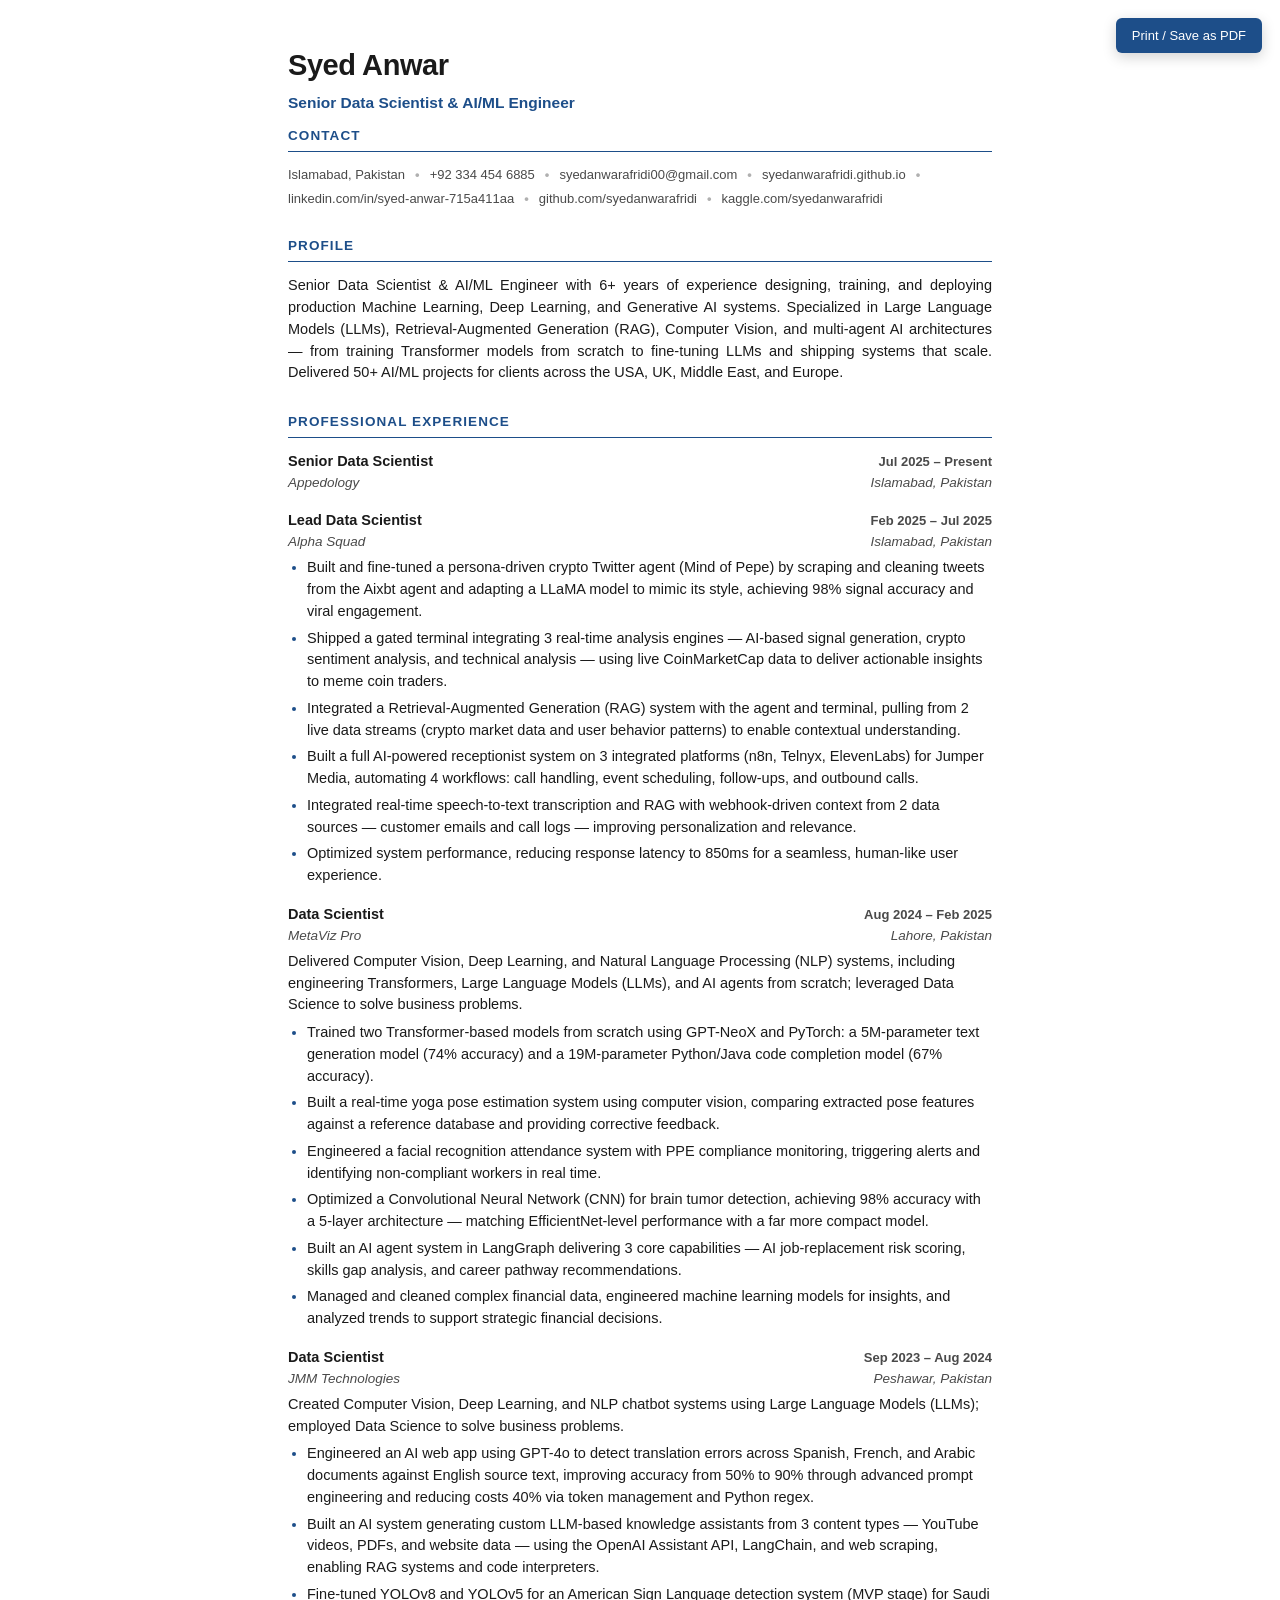
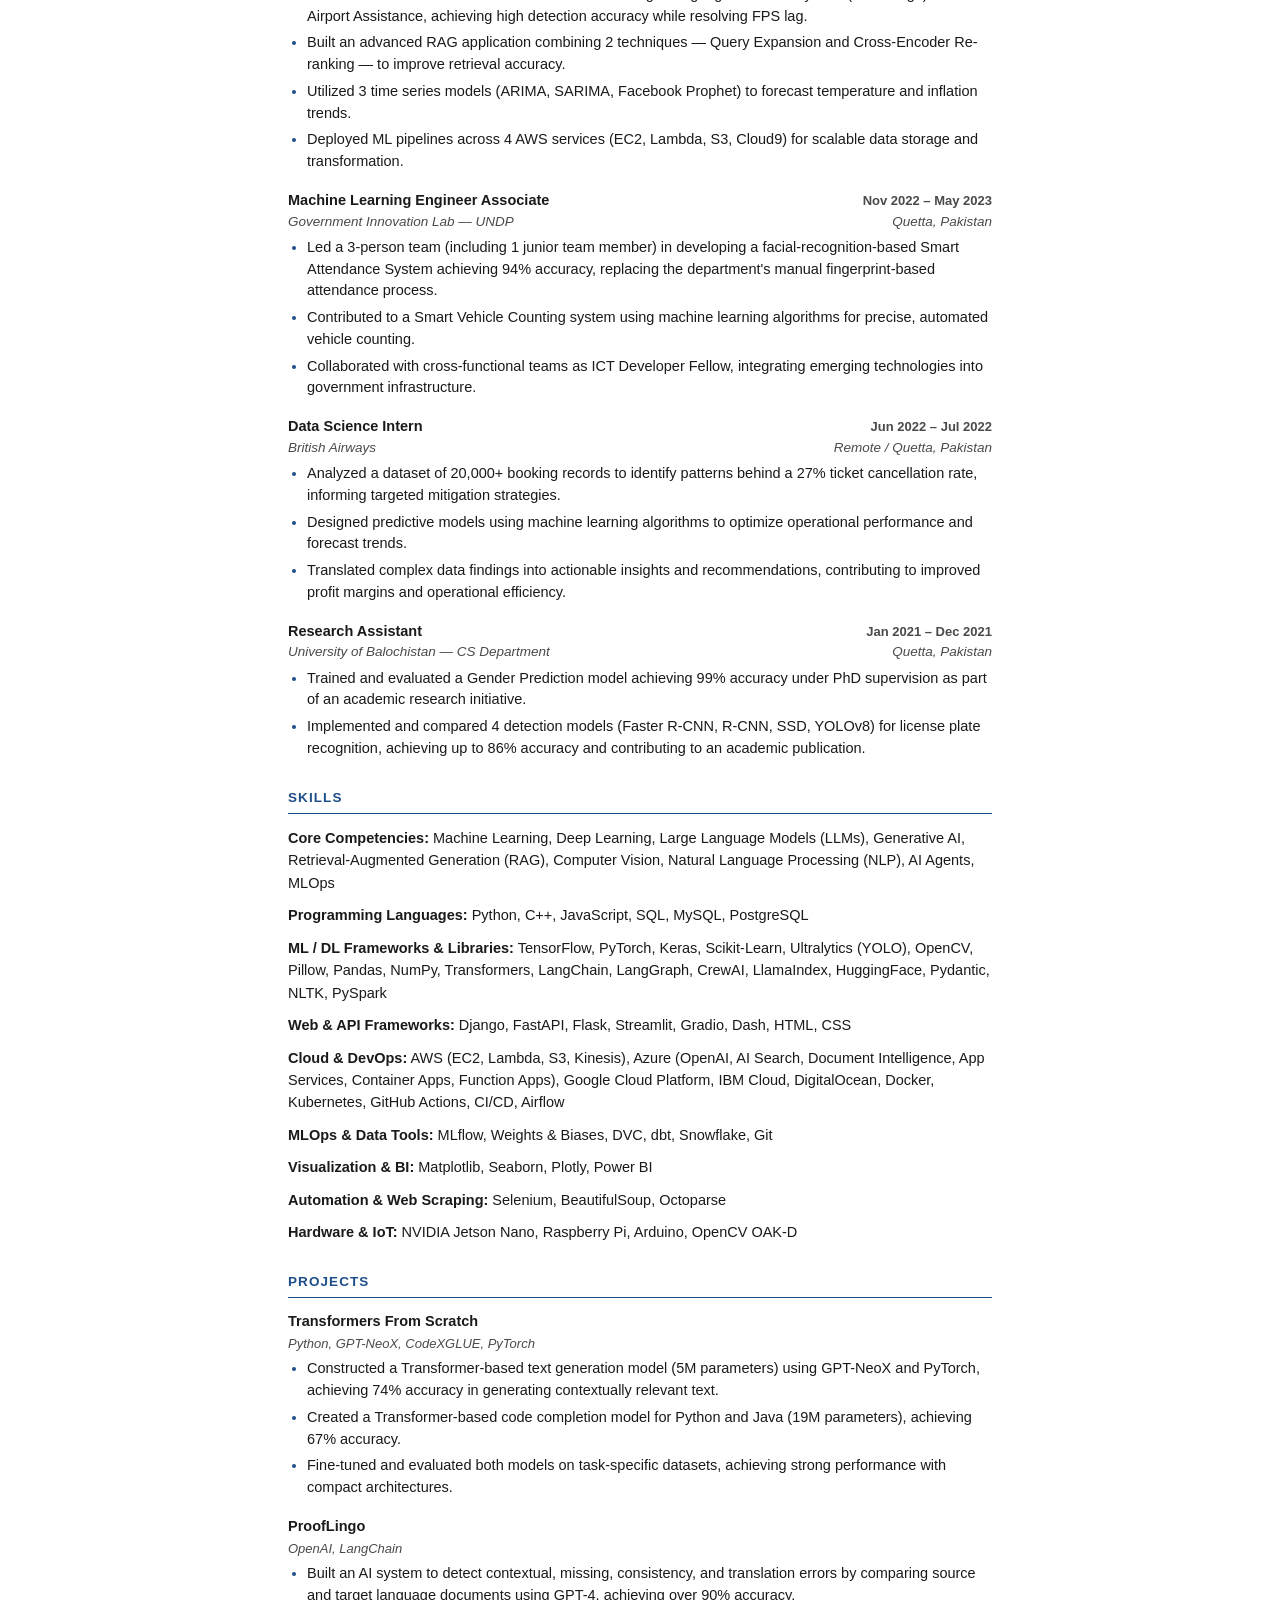
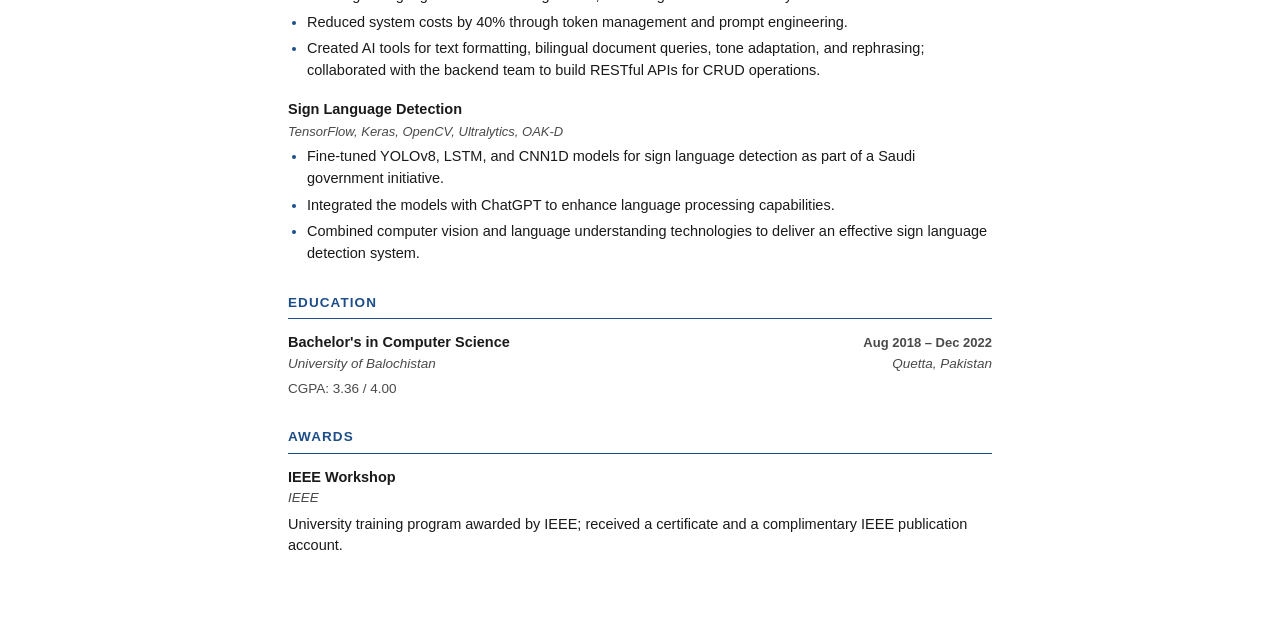
<file: resume/resume.html>
<!DOCTYPE html>
<html lang="en">
<head>
<meta charset="UTF-8" />
<meta name="viewport" content="width=device-width, initial-scale=1.0" />
<title>Syed Anwar — Resume</title>
<style>
  :root {
    --text: #1a1a1a;
    --muted: #4a4a4a;
    --rule: #1a1a1a;
    --accent: #1d4e89;
  }
  * { box-sizing: border-box; }
  body {
    font-family: Calibri, Arial, "Segoe UI", Helvetica, sans-serif;
    color: var(--text);
    max-width: 800px;
    margin: 0 auto;
    padding: 44px 48px 64px;
    line-height: 1.5;
    font-size: 14.5px;
    -webkit-font-smoothing: antialiased;
  }
  a { color: var(--accent); text-decoration: none; }
  a:hover { text-decoration: underline; }
  h1 {
    font-size: 29px;
    margin: 0 0 3px;
    letter-spacing: -0.015em;
    font-weight: 800;
  }
  .title {
    font-size: 15.5px;
    color: var(--accent);
    margin: 0 0 12px;
    font-weight: 600;
  }
  .contact {
    font-size: 13px;
    color: var(--muted);
    margin: 0 0 26px;
    display: flex;
    flex-wrap: wrap;
    row-gap: 4px;
  }
  .contact span { white-space: nowrap; display: flex; align-items: center; }
  .contact span:not(:last-child)::after {
    content: "\2022";
    color: #b0b0b0;
    margin: 0 10px;
    font-weight: 700;
  }
  .contact a { color: var(--muted); }
  .contact a:hover { color: var(--accent); }
  h2 {
    font-size: 13.5px;
    text-transform: uppercase;
    letter-spacing: 0.08em;
    color: var(--accent);
    border-bottom: 1.5px solid var(--accent);
    padding-bottom: 5px;
    margin: 28px 0 13px;
  }
  h2:first-of-type { margin-top: 0; }
  p.summary { margin: 0 0 4px; text-align: justify; }
  .entry { margin-bottom: 17px; }
  .entry:last-child { margin-bottom: 0; }
  .entry-head {
    display: flex;
    justify-content: space-between;
    align-items: baseline;
    gap: 12px;
    flex-wrap: wrap;
  }
  .role { font-weight: 700; font-size: 14.5px; }
  .period { font-size: 13px; color: var(--muted); white-space: nowrap; font-weight: 600; }
  .org-line {
    display: flex;
    justify-content: space-between;
    font-style: italic;
    color: var(--muted);
    font-size: 13.5px;
    margin-bottom: 5px;
  }
  .entry-intro { margin: 2px 0 6px; }
  ul { margin: 5px 0 0; padding-left: 19px; }
  li { margin-bottom: 5px; }
  li::marker { color: var(--accent); }
  .skills-block { margin-bottom: 10px; line-height: 1.55; }
  .skills-block:last-child { margin-bottom: 0; }
  .skills-label { font-weight: 700; color: var(--text); }
  .proj-title { font-weight: 700; font-size: 14.5px; }
  .proj-stack { font-style: italic; color: var(--muted); font-size: 13px; margin: 1px 0 4px; }
  .edu-degree { font-weight: 700; }
  .edu-meta { color: var(--muted); font-size: 13.5px; }

  .print-btn {
    position: fixed;
    top: 18px;
    right: 18px;
    background: var(--accent);
    color: #fff;
    border: none;
    border-radius: 6px;
    padding: 10px 16px;
    font-size: 13px;
    cursor: pointer;
    font-family: inherit;
    box-shadow: 0 4px 14px rgba(0,0,0,0.18);
  }
  .print-btn:hover { opacity: 0.9; }
  @media print {
    .print-btn { display: none; }
    body { padding: 0; max-width: 100%; }
  }
  @page { size: Letter; margin: 0.55in; }
</style>
</head>
<body>

<button class="print-btn" onclick="window.print()">Print / Save as PDF</button>

<h1>Syed Anwar</h1>
<p class="title">Senior Data Scientist &amp; AI/ML Engineer</p>
<h2 style="margin-top:0;">Contact</h2>
<p class="contact">
  <span>Islamabad, Pakistan</span>
  <span><a href="tel:+923344546885">+92 334 454 6885</a></span>
  <span><a href="mailto:syedanwarafridi00@gmail.com">syedanwarafridi00@gmail.com</a></span>
  <span><a href="https://syedanwarafridi.github.io/" target="_blank" rel="noopener">syedanwarafridi.github.io</a></span>
  <span><a href="https://www.linkedin.com/in/syed-anwar-715a411aa/" target="_blank" rel="noopener">linkedin.com/in/syed-anwar-715a411aa</a></span>
  <span><a href="https://github.com/syedanwarafridi" target="_blank" rel="noopener">github.com/syedanwarafridi</a></span>
  <span><a href="https://www.kaggle.com/syedanwarafridi" target="_blank" rel="noopener">kaggle.com/syedanwarafridi</a></span>
</p>

<h2>Profile</h2>
<p class="summary">Senior Data Scientist &amp; AI/ML Engineer with 6+ years of experience designing, training, and deploying production Machine Learning, Deep Learning, and Generative AI systems. Specialized in Large Language Models (LLMs), Retrieval-Augmented Generation (RAG), Computer Vision, and multi-agent AI architectures — from training Transformer models from scratch to fine-tuning LLMs and shipping systems that scale. Delivered 50+ AI/ML projects for clients across the USA, UK, Middle East, and Europe.</p>

<h2>Professional Experience</h2>

<div class="entry">
  <div class="entry-head">
    <span class="role">Senior Data Scientist</span>
    <span class="period">Jul 2025 – Present</span>
  </div>
  <div class="org-line"><span>Appedology</span><span>Islamabad, Pakistan</span></div>
</div>

<div class="entry">
  <div class="entry-head">
    <span class="role">Lead Data Scientist</span>
    <span class="period">Feb 2025 – Jul 2025</span>
  </div>
  <div class="org-line"><span>Alpha Squad</span><span>Islamabad, Pakistan</span></div>
  <ul>
    <li>Built and fine-tuned a persona-driven crypto Twitter agent (Mind of Pepe) by scraping and cleaning tweets from the Aixbt agent and adapting a LLaMA model to mimic its style, achieving 98% signal accuracy and viral engagement.</li>
    <li>Shipped a gated terminal integrating 3 real-time analysis engines — AI-based signal generation, crypto sentiment analysis, and technical analysis — using live CoinMarketCap data to deliver actionable insights to meme coin traders.</li>
    <li>Integrated a Retrieval-Augmented Generation (RAG) system with the agent and terminal, pulling from 2 live data streams (crypto market data and user behavior patterns) to enable contextual understanding.</li>
    <li>Built a full AI-powered receptionist system on 3 integrated platforms (n8n, Telnyx, ElevenLabs) for Jumper Media, automating 4 workflows: call handling, event scheduling, follow-ups, and outbound calls.</li>
    <li>Integrated real-time speech-to-text transcription and RAG with webhook-driven context from 2 data sources — customer emails and call logs — improving personalization and relevance.</li>
    <li>Optimized system performance, reducing response latency to 850ms for a seamless, human-like user experience.</li>
  </ul>
</div>

<div class="entry">
  <div class="entry-head">
    <span class="role">Data Scientist</span>
    <span class="period">Aug 2024 – Feb 2025</span>
  </div>
  <div class="org-line"><span>MetaViz Pro</span><span>Lahore, Pakistan</span></div>
  <p class="entry-intro">Delivered Computer Vision, Deep Learning, and Natural Language Processing (NLP) systems, including engineering Transformers, Large Language Models (LLMs), and AI agents from scratch; leveraged Data Science to solve business problems.</p>
  <ul>
    <li>Trained two Transformer-based models from scratch using GPT-NeoX and PyTorch: a 5M-parameter text generation model (74% accuracy) and a 19M-parameter Python/Java code completion model (67% accuracy).</li>
    <li>Built a real-time yoga pose estimation system using computer vision, comparing extracted pose features against a reference database and providing corrective feedback.</li>
    <li>Engineered a facial recognition attendance system with PPE compliance monitoring, triggering alerts and identifying non-compliant workers in real time.</li>
    <li>Optimized a Convolutional Neural Network (CNN) for brain tumor detection, achieving 98% accuracy with a 5-layer architecture — matching EfficientNet-level performance with a far more compact model.</li>
    <li>Built an AI agent system in LangGraph delivering 3 core capabilities — AI job-replacement risk scoring, skills gap analysis, and career pathway recommendations.</li>
    <li>Managed and cleaned complex financial data, engineered machine learning models for insights, and analyzed trends to support strategic financial decisions.</li>
  </ul>
</div>

<div class="entry">
  <div class="entry-head">
    <span class="role">Data Scientist</span>
    <span class="period">Sep 2023 – Aug 2024</span>
  </div>
  <div class="org-line"><span>JMM Technologies</span><span>Peshawar, Pakistan</span></div>
  <p class="entry-intro">Created Computer Vision, Deep Learning, and NLP chatbot systems using Large Language Models (LLMs); employed Data Science to solve business problems.</p>
  <ul>
    <li>Engineered an AI web app using GPT-4o to detect translation errors across Spanish, French, and Arabic documents against English source text, improving accuracy from 50% to 90% through advanced prompt engineering and reducing costs 40% via token management and Python regex.</li>
    <li>Built an AI system generating custom LLM-based knowledge assistants from 3 content types — YouTube videos, PDFs, and website data — using the OpenAI Assistant API, LangChain, and web scraping, enabling RAG systems and code interpreters.</li>
    <li>Fine-tuned YOLOv8 and YOLOv5 for an American Sign Language detection system (MVP stage) for Saudi Airport Assistance, achieving high detection accuracy while resolving FPS lag.</li>
    <li>Built an advanced RAG application combining 2 techniques — Query Expansion and Cross-Encoder Re-ranking — to improve retrieval accuracy.</li>
    <li>Utilized 3 time series models (ARIMA, SARIMA, Facebook Prophet) to forecast temperature and inflation trends.</li>
    <li>Deployed ML pipelines across 4 AWS services (EC2, Lambda, S3, Cloud9) for scalable data storage and transformation.</li>
  </ul>
</div>

<div class="entry">
  <div class="entry-head">
    <span class="role">Machine Learning Engineer Associate</span>
    <span class="period">Nov 2022 – May 2023</span>
  </div>
  <div class="org-line"><span>Government Innovation Lab &mdash; UNDP</span><span>Quetta, Pakistan</span></div>
  <ul>
    <li>Led a 3-person team (including 1 junior team member) in developing a facial-recognition-based Smart Attendance System achieving 94% accuracy, replacing the department's manual fingerprint-based attendance process.</li>
    <li>Contributed to a Smart Vehicle Counting system using machine learning algorithms for precise, automated vehicle counting.</li>
    <li>Collaborated with cross-functional teams as ICT Developer Fellow, integrating emerging technologies into government infrastructure.</li>
  </ul>
</div>

<div class="entry">
  <div class="entry-head">
    <span class="role">Data Science Intern</span>
    <span class="period">Jun 2022 – Jul 2022</span>
  </div>
  <div class="org-line"><span>British Airways</span><span>Remote / Quetta, Pakistan</span></div>
  <ul>
    <li>Analyzed a dataset of 20,000+ booking records to identify patterns behind a 27% ticket cancellation rate, informing targeted mitigation strategies.</li>
    <li>Designed predictive models using machine learning algorithms to optimize operational performance and forecast trends.</li>
    <li>Translated complex data findings into actionable insights and recommendations, contributing to improved profit margins and operational efficiency.</li>
  </ul>
</div>

<div class="entry">
  <div class="entry-head">
    <span class="role">Research Assistant</span>
    <span class="period">Jan 2021 – Dec 2021</span>
  </div>
  <div class="org-line"><span>University of Balochistan &mdash; CS Department</span><span>Quetta, Pakistan</span></div>
  <ul>
    <li>Trained and evaluated a Gender Prediction model achieving 99% accuracy under PhD supervision as part of an academic research initiative.</li>
    <li>Implemented and compared 4 detection models (Faster R-CNN, R-CNN, SSD, YOLOv8) for license plate recognition, achieving up to 86% accuracy and contributing to an academic publication.</li>
  </ul>
</div>

<h2>Skills</h2>

<div class="skills-block"><span class="skills-label">Core Competencies:</span> Machine Learning, Deep Learning, Large Language Models (LLMs), Generative AI, Retrieval-Augmented Generation (RAG), Computer Vision, Natural Language Processing (NLP), AI Agents, MLOps</div>
<div class="skills-block"><span class="skills-label">Programming Languages:</span> Python, C++, JavaScript, SQL, MySQL, PostgreSQL</div>
<div class="skills-block"><span class="skills-label">ML / DL Frameworks &amp; Libraries:</span> TensorFlow, PyTorch, Keras, Scikit-Learn, Ultralytics (YOLO), OpenCV, Pillow, Pandas, NumPy, Transformers, LangChain, LangGraph, CrewAI, LlamaIndex, HuggingFace, Pydantic, NLTK, PySpark</div>
<div class="skills-block"><span class="skills-label">Web &amp; API Frameworks:</span> Django, FastAPI, Flask, Streamlit, Gradio, Dash, HTML, CSS</div>
<div class="skills-block"><span class="skills-label">Cloud &amp; DevOps:</span> AWS (EC2, Lambda, S3, Kinesis), Azure (OpenAI, AI Search, Document Intelligence, App Services, Container Apps, Function Apps), Google Cloud Platform, IBM Cloud, DigitalOcean, Docker, Kubernetes, GitHub Actions, CI/CD, Airflow</div>
<div class="skills-block"><span class="skills-label">MLOps &amp; Data Tools:</span> MLflow, Weights &amp; Biases, DVC, dbt, Snowflake, Git</div>
<div class="skills-block"><span class="skills-label">Visualization &amp; BI:</span> Matplotlib, Seaborn, Plotly, Power BI</div>
<div class="skills-block"><span class="skills-label">Automation &amp; Web Scraping:</span> Selenium, BeautifulSoup, Octoparse</div>
<div class="skills-block"><span class="skills-label">Hardware &amp; IoT:</span> NVIDIA Jetson Nano, Raspberry Pi, Arduino, OpenCV OAK-D</div>

<h2>Projects</h2>

<div class="entry">
  <div class="proj-title">Transformers From Scratch</div>
  <div class="proj-stack">Python, GPT-NeoX, CodeXGLUE, PyTorch</div>
  <ul>
    <li>Constructed a Transformer-based text generation model (5M parameters) using GPT-NeoX and PyTorch, achieving 74% accuracy in generating contextually relevant text.</li>
    <li>Created a Transformer-based code completion model for Python and Java (19M parameters), achieving 67% accuracy.</li>
    <li>Fine-tuned and evaluated both models on task-specific datasets, achieving strong performance with compact architectures.</li>
  </ul>
</div>

<div class="entry">
  <div class="proj-title">ProofLingo</div>
  <div class="proj-stack">OpenAI, LangChain</div>
  <ul>
    <li>Built an AI system to detect contextual, missing, consistency, and translation errors by comparing source and target language documents using GPT-4, achieving over 90% accuracy.</li>
    <li>Reduced system costs by 40% through token management and prompt engineering.</li>
    <li>Created AI tools for text formatting, bilingual document queries, tone adaptation, and rephrasing; collaborated with the backend team to build RESTful APIs for CRUD operations.</li>
  </ul>
</div>

<div class="entry">
  <div class="proj-title">Sign Language Detection</div>
  <div class="proj-stack">TensorFlow, Keras, OpenCV, Ultralytics, OAK-D</div>
  <ul>
    <li>Fine-tuned YOLOv8, LSTM, and CNN1D models for sign language detection as part of a Saudi government initiative.</li>
    <li>Integrated the models with ChatGPT to enhance language processing capabilities.</li>
    <li>Combined computer vision and language understanding technologies to deliver an effective sign language detection system.</li>
  </ul>
</div>

<h2>Education</h2>
<div class="entry">
  <div class="entry-head">
    <span class="edu-degree">Bachelor's in Computer Science</span>
    <span class="period">Aug 2018 – Dec 2022</span>
  </div>
  <div class="org-line"><span>University of Balochistan</span><span>Quetta, Pakistan</span></div>
  <div class="edu-meta">CGPA: 3.36 / 4.00</div>
</div>

<h2>Awards</h2>
<div class="entry">
  <div class="entry-head">
    <span class="role">IEEE Workshop</span>
  </div>
  <div class="org-line"><span>IEEE</span></div>
  <p class="entry-intro">University training program awarded by IEEE; received a certificate and a complimentary IEEE publication account.</p>
</div>

</body>
</html>
</file>
